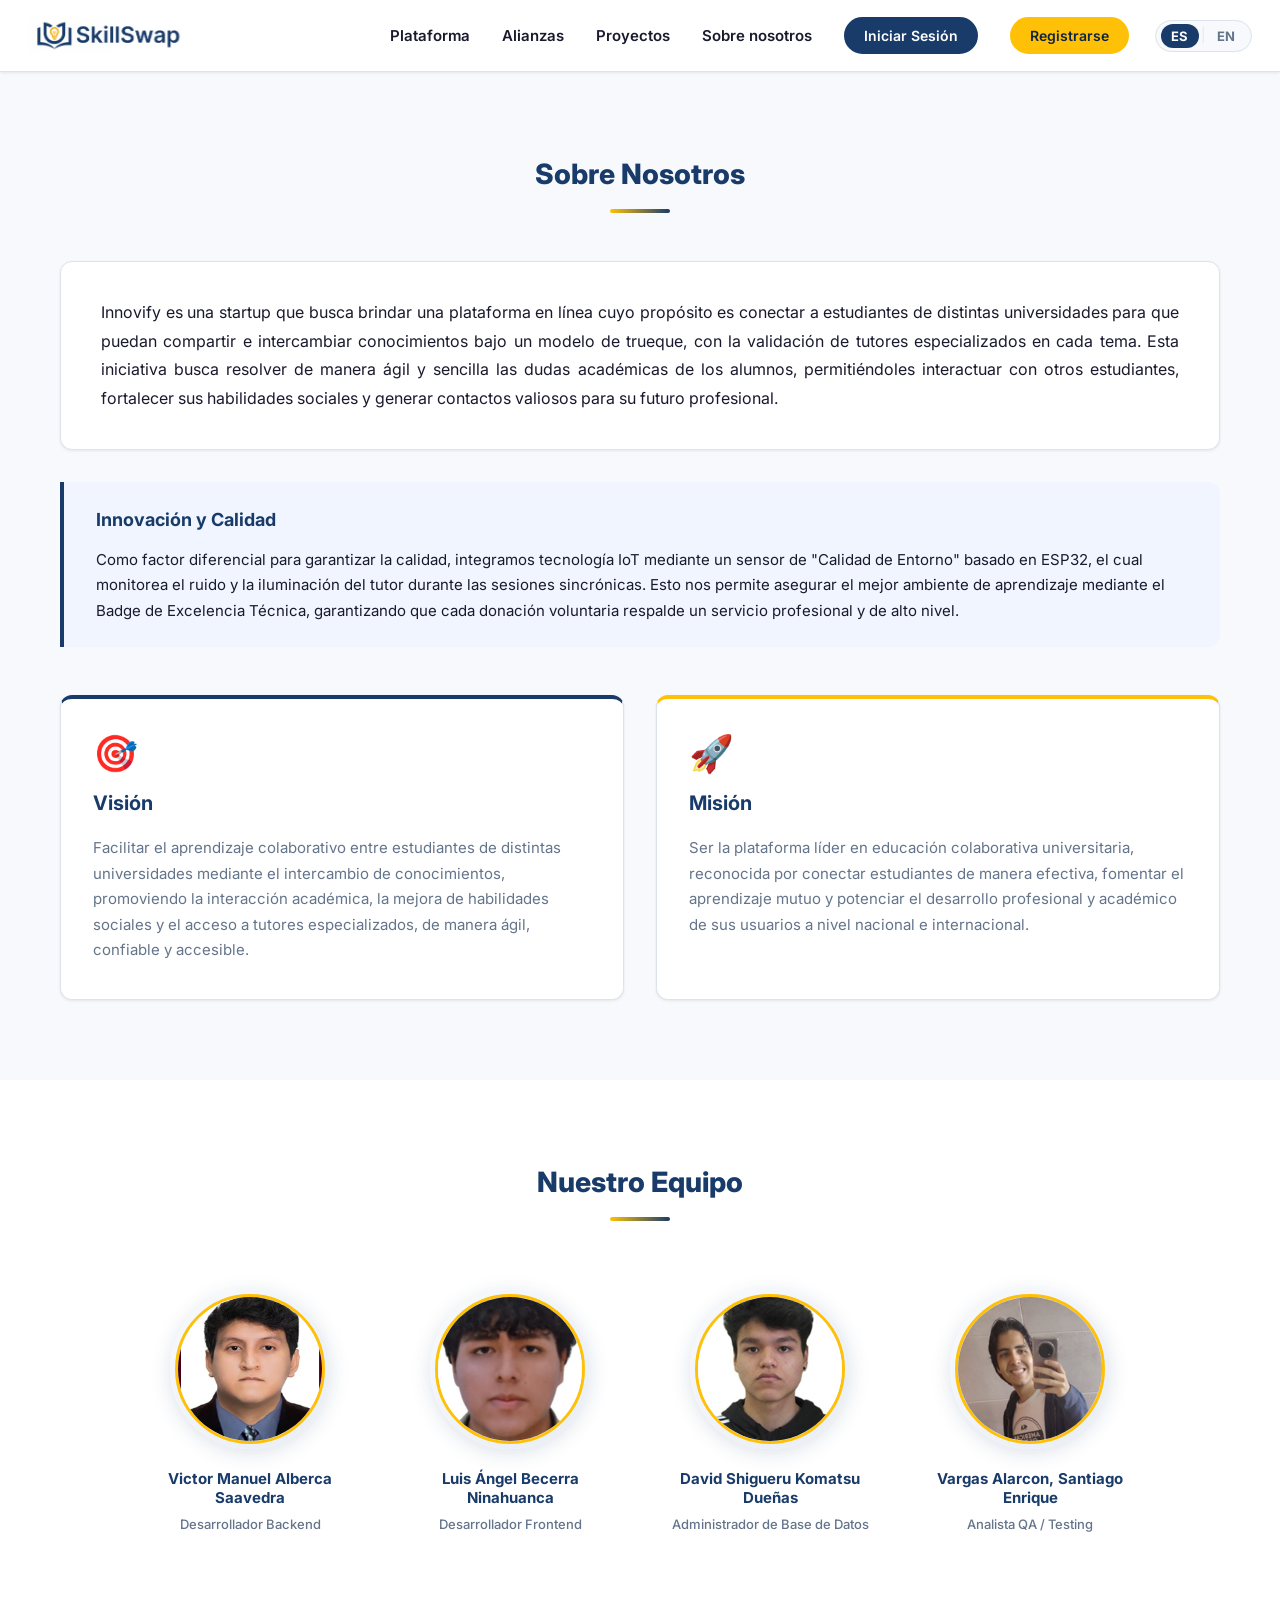
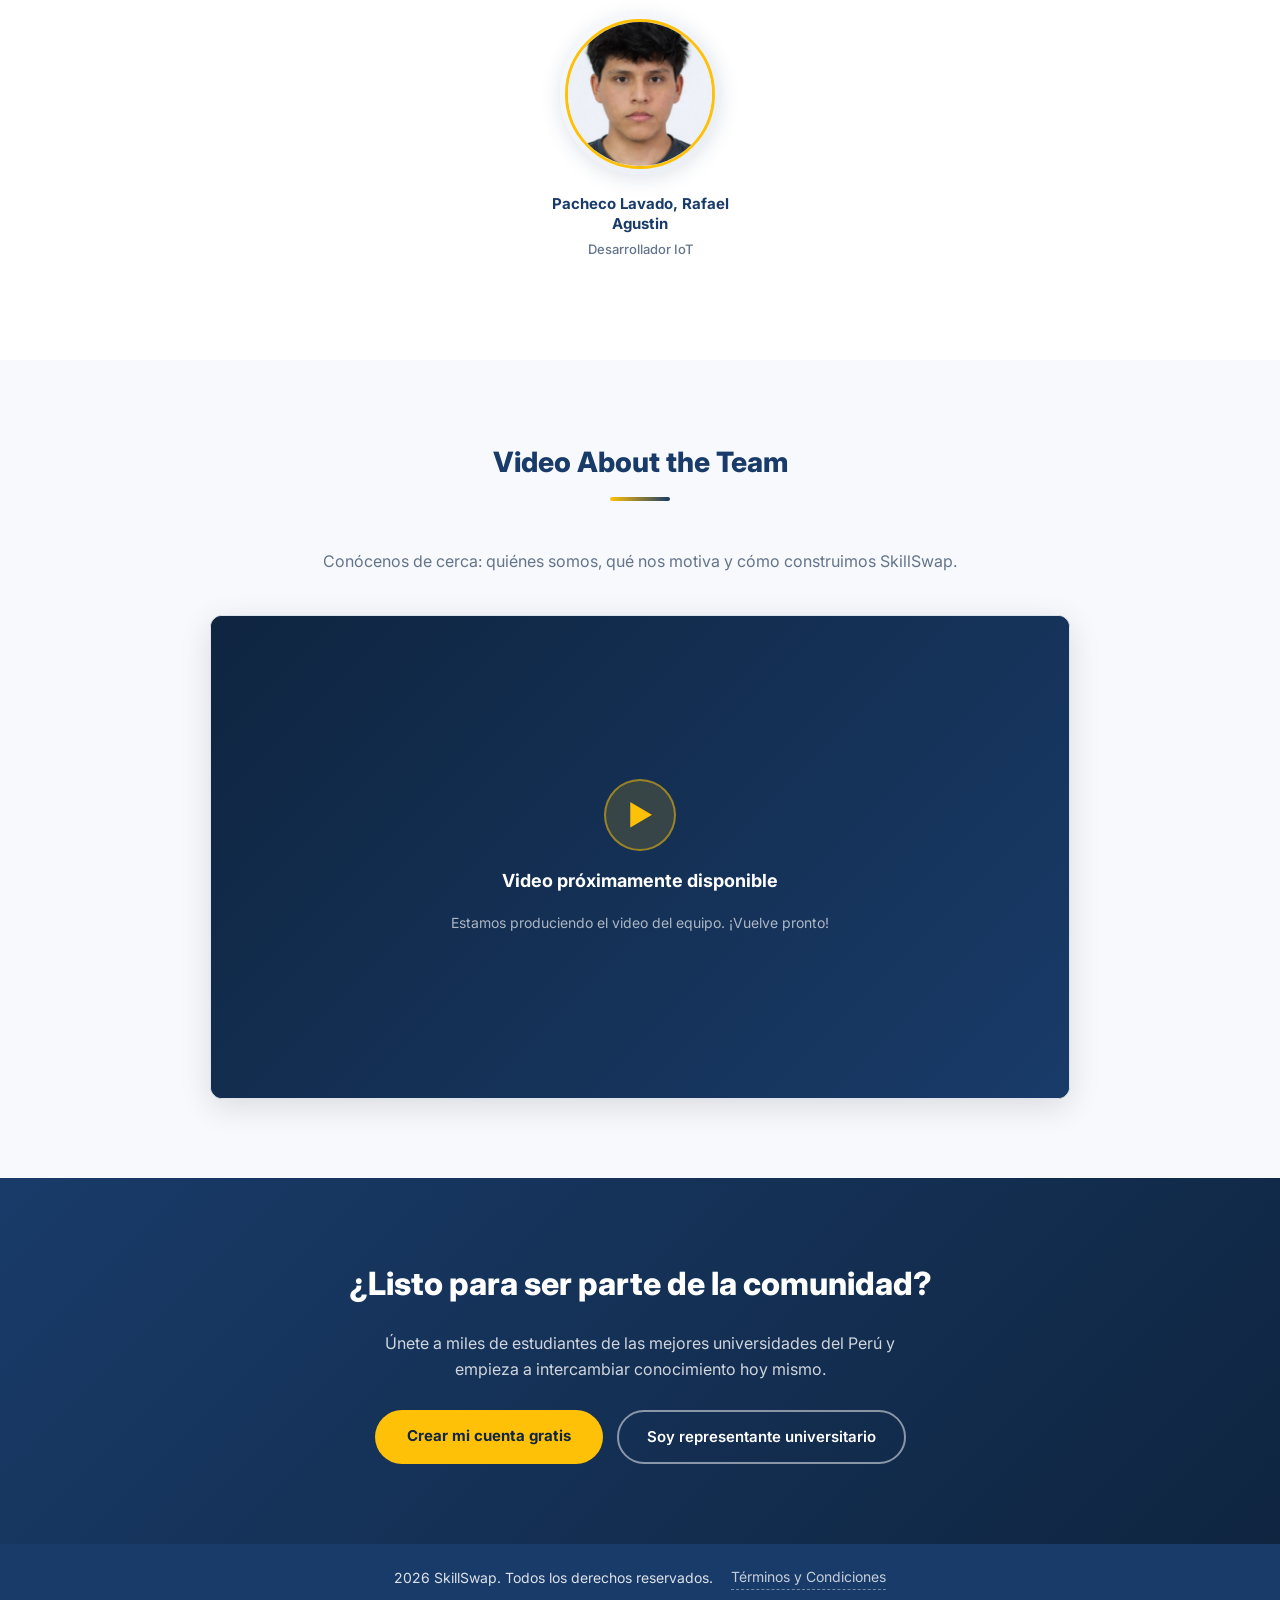
<file: public/sites/aboutUs.html>
<!DOCTYPE html>
<html lang="es">
  <head>
    <meta charset="UTF-8" />
    <meta name="viewport" content="width=device-width, initial-scale=1.0" />

    <meta name="description" content="Conoce a Innovify, el equipo detrás de SkillSwap, nuestra misión, visión y las personas que hacen posible la red interuniversitaria más grande del Perú." />

    <link rel="alternate" hreflang="es" href="aboutUs.html" />
    <link rel="alternate" hreflang="en" href="aboutUs.html" />
    <link rel="alternate" hreflang="x-default" href="aboutUs.html" />

    <link rel="stylesheet" href="../assets/styles/aboutus_stylesheet.css" />
    <link rel="icon" href="../favicon.ico" type="image/x-icon" />
    <title>SkillSwap | Sobre Nosotros</title>
  </head>

  <body>

    <!-- ═══ NAV ═══ -->
    <nav class="barra-navegacion">

      <div class="menu-hamburguesa" id="btn-menu" aria-label="Abrir menú" role="button" tabindex="0">
        <span></span>
        <span></span>
        <span></span>
      </div>

      <div class="logo animar-zoom">
        <a href="../index.html">
          <img src="../assets/images/SkillSwap_logo.png" alt="Logo SkillSwap" />
        </a>
      </div>

      <div class="menu-horizontal">
        <ul class="menu-horizontal-opciones escalonado">
          <li><a href="../index.html#seccion-screenshots" data-i18n="nav-plataforma">Plataforma</a></li>
          <li><a href="partnerships.html"   data-i18n="nav-alianzas">Alianzas</a></li>
          <li><a href="proyects.html"  data-i18n="nav-proyectos">Proyectos</a></li>
          <li><a href="aboutUs.html" data-i18n="nav-sobre-nosotros">Sobre nosotros</a></li>

          <li>
            <a href="login.html">
              <button class="btn-iniciarsesion" data-i18n="nav-login">Iniciar Sesión</button>
            </a>
          </li>
          <li>
            <a href="register.html">
              <button class="btn-registrase" data-i18n="nav-register">Registrarse</button>
            </a>
          </li>

          <li class="lang-switcher-item">
            <div class="lang-switcher" role="group" aria-label="Seleccionar idioma">
              <button class="lang-btn active" data-lang="es" onclick="applyLanguage('es')" aria-label="Español">ES</button>
              <span class="lang-divider">|</span>
              <button class="lang-btn"        data-lang="en" onclick="applyLanguage('en')" aria-label="English">EN</button>
            </div>
          </li>

        </ul>
      </div>
    </nav>

    <!-- ═══ SECCIÓN: SOBRE NOSOTROS ═══ -->
    <section class="seccion-about">
      <div class="container">

        <div class="titulo-seccion animar-entrada-abajo">
          <h2 data-i18n="about-title">Sobre Nosotros</h2>
          <div class="titulo-decorador animar-zoom retardo-2"></div>
        </div>

        <div class="about-texto-contenido animar-entrada-izq retardo-1">
          <p data-i18n="about-desc">
            Innovify es una startup que busca brindar una plataforma en línea cuyo propósito es conectar a estudiantes de distintas universidades para que puedan compartir e intercambiar conocimientos bajo un modelo de trueque, con la validación de tutores especializados en cada tema. Esta iniciativa busca resolver de manera ágil y sencilla las dudas académicas de los alumnos, permitiéndoles interactuar con otros estudiantes, fortalecer sus habilidades sociales y generar contactos valiosos para su futuro profesional.
          </p>
        </div>

        <div class="innovacion-calidad animar-entrada-der retardo-2">
          <h3 data-i18n="innovation-title">Innovación y Calidad</h3>
          <p data-i18n="innovation-desc">
            Como factor diferencial para garantizar la calidad, integramos tecnología IoT mediante un sensor de "Calidad de Entorno" basado en ESP32, el cual monitorea el ruido y la iluminación del tutor durante las sesiones sincrónicas. Esto nos permite asegurar el mejor ambiente de aprendizaje mediante el Badge de Excelencia Técnica, garantizando que cada donación voluntaria respalde un servicio profesional y de alto nivel.
          </p>
        </div>

        <!-- Misión y Visión -->
        <div class="mv-grid escalonado retardo-3">

          <div class="mv-card">
            <div class="mv-icono">🎯</div>
            <h3 data-i18n="vision-title">Visión</h3>
            <p data-i18n="vision-desc">
              Facilitar el aprendizaje colaborativo entre estudiantes de distintas universidades mediante el intercambio de conocimientos, promoviendo la interacción académica, la mejora de habilidades sociales y el acceso a tutores especializados, de manera ágil, confiable y accesible.
            </p>
          </div>

          <div class="mv-card mv-card--accent">
            <div class="mv-icono">🚀</div>
            <h3 data-i18n="mision-title">Misión</h3>
            <p data-i18n="mision-desc">
              Ser la plataforma líder en educación colaborativa universitaria, reconocida por conectar estudiantes de manera efectiva, fomentar el aprendizaje mutuo y potenciar el desarrollo profesional y académico de sus usuarios a nivel nacional e internacional.
            </p>
          </div>

        </div>
      </div>
    </section>

    <!-- ═══ SECCIÓN: NUESTRO EQUIPO ═══ -->
    <section class="seccion-equipo">
      <div class="container">

        <div class="titulo-seccion animar-entrada-abajo retardo-4">
          <h2 data-i18n="team-title">Nuestro Equipo</h2>
          <div class="titulo-decorador animar-zoom retardo-5"></div>
        </div>

        <div class="equipo-grid escalonado retardo-5">

          <div class="equipo-item">
            <div class="equipo-foto-container">
              <img src="../assets/images/image-perfil-victor.png" alt="Victor Manuel Alberca Saavedra" class="equipo-foto" />
            </div>
            <h3 class="equipo-nombre">Victor Manuel Alberca Saavedra</h3>
            <p class="equipo-rol" data-i18n="role-victor">Desarrollador Backend</p>
          </div>

          <div class="equipo-item">
            <div class="equipo-foto-container">
              <img src="../assets/images/image-luis.png" alt="Luis Ángel Becerra Ninahuanca" class="equipo-foto" />
            </div>
            <h3 class="equipo-nombre">Luis Ángel Becerra Ninahuanca</h3>
            <p class="equipo-rol" data-i18n="role-luis">Desarrollador Frontend</p>
          </div>

          <div class="equipo-item">
            <div class="equipo-foto-container">
              <img src="../assets/images/image-david.png" alt="David Shigueru Komatsu Dueñas" class="equipo-foto" />
            </div>
            <h3 class="equipo-nombre">David Shigueru Komatsu Dueñas</h3>
            <p class="equipo-rol" data-i18n="role-david">Administrador de Base de Datos</p>
          </div>

          <div class="equipo-item">
            <div class="equipo-foto-container">
              <img src="../assets/images/image-santiago.png" alt="Vargas Alarcon, Santiago Enrique" class="equipo-foto" />
            </div>
            <h3 class="equipo-nombre">Vargas Alarcon, Santiago Enrique</h3>
            <p class="equipo-rol" data-i18n="role-alexandra">Analista QA / Testing</p>
          </div>

          <div class="equipo-item">
            <div class="equipo-foto-container">
              <img src="../assets/images/image-rafael.png" alt="Pacheco Lavado, Rafael Agustin" class="equipo-foto" />
            </div>
            <h3 class="equipo-nombre">Pacheco Lavado, Rafael Agustin </h3>
            <p class="equipo-rol" data-i18n="role-sebas">Desarrollador IoT</p>
          </div>

        </div>
      </div>
    </section>

    <!-- ═══ SECCIÓN: VIDEO ABOUT THE TEAM ═══ -->
    <section class="seccion-video-equipo">
      <div class="container">

        <div class="titulo-seccion animar-entrada-abajo retardo-6">
          <h2 data-i18n="video-title">Video About the Team</h2>
          <div class="titulo-decorador animar-zoom retardo-7"></div>
        </div>

        <p class="section-subtitle animar-entrada-abajo retardo-6" data-i18n="video-subtitle">
          Conócenos de cerca: quiénes somos, qué nos motiva y cómo construimos SkillSwap.
        </p>

        
        <div class="video-wrapper animar-zoom-rotar retardo-7" id="video-container">

          <!-- Placeholder visible mientras no hay video publicado -->
          <div class="video-placeholder" id="video-placeholder">
            <div class="video-placeholder-inner">
              <div class="video-play-icon">▶</div>
              <p data-i18n="video-coming-soon">Video próximamente disponible</p>
              <span data-i18n="video-coming-desc">Estamos produciendo el video del equipo. ¡Vuelve pronto!</span>
            </div>
          </div>

          
            Cuando tengas la URL del video, descomenta el iframe y elimina el div.video-placeholder:
            <iframe 
            width="560" height="315" src="https://www.youtube.com/embed/HbdxsbFhGaE?si=NcnY4CFDF34UA3C3" 
            title="YouTube video player" frameborder="0" allow="accelerometer; autoplay; clipboard-write; encrypted-media; gyroscope; picture-in-picture; web-share"
             referrerpolicy="strict-origin-when-cross-origin" allowfullscreen>
            </iframe>
          
        </div>

      </div>
    </section>

    <!-- ═══ SECCIÓN: CTA FINAL ═══ -->
    <section class="seccion-cta-final">
      <div class="container">
        <h2 data-i18n="cta-title">¿Listo para ser parte de la comunidad?</h2>
        <p data-i18n="cta-desc">Únete a miles de estudiantes de las mejores universidades del Perú y empieza a intercambiar conocimiento hoy mismo.</p>
        <div class="cta-botones">
          <a href="signup.html" class="btn-cta-primario" data-i18n="cta-btn-register">Crear mi cuenta gratis</a>
          <a href="partnerships.html" class="btn-cta-secundario" data-i18n="cta-btn-alliance">Soy representante universitario</a>
        </div>
      </div>
    </section>

    <!-- ═══ FOOTER ═══ -->
    <footer>
      <div class="seccion-footer">
        <p>
          <span data-i18n="footer-text">2026 SkillSwap. Todos los derechos reservados.</span>
          <a href="../archivos/TerminosCondiciones.pdf" class="terminos-condiciones" data-i18n="footer-terms">
            Términos y Condiciones
          </a>
        </p>
      </div>
    </footer>

    <!-- ═══ SCRIPTS ═══ -->
    <script>
      const btnMenu = document.getElementById('btn-menu');
      const menu = document.querySelector('.barra-navegacion .menu-horizontal');
      if (btnMenu) {
        btnMenu.addEventListener('click', () => {
          menu.classList.toggle('activo');
        });
      }
    </script>

    <script>
      const translations = {
        es: {
          "page-title":        "SkillSwap | Sobre Nosotros",
          "meta-description":  "Conoce a Innovify, el equipo detrás de SkillSwap, nuestra misión, visión y las personas que hacen posible la red interuniversitaria más grande del Perú.",

          "nav-alianzas":       "Alianzas",
          "nav-proyectos":      "Proyectos",
          "nav-sobre-nosotros": "Sobre nosotros",
          "nav-login":          "Iniciar Sesión",
          "nav-register":       "Registrarse",

          "about-title": "Sobre Nosotros",
          "about-desc":  "Innovify es una startup que busca brindar una plataforma en línea cuyo propósito es conectar a estudiantes de distintas universidades para que puedan compartir e intercambiar conocimientos bajo un modelo de trueque, con la validación de tutores especializados en cada tema. Esta iniciativa busca resolver de manera ágil y sencilla las dudas académicas de los alumnos, permitiéndoles interactuar con otros estudiantes, fortalecer sus habilidades sociales y generar contactos valiosos para su futuro profesional.",

          "innovation-title": "Innovación y Calidad",
          "innovation-desc":  "Como factor diferencial para garantizar la calidad, integramos tecnología IoT mediante un sensor de \"Calidad de Entorno\" basado en ESP32, el cual monitorea el ruido y la iluminación del tutor durante las sesiones sincrónicas. Esto nos permite asegurar el mejor ambiente de aprendizaje mediante el Badge de Excelencia Técnica, garantizando que cada donación voluntaria respalde un servicio profesional y de alto nivel.",

          "vision-title": "Visión",
          "vision-desc":  "Facilitar el aprendizaje colaborativo entre estudiantes de distintas universidades mediante el intercambio de conocimientos, promoviendo la interacción académica, la mejora de habilidades sociales y el acceso a tutores especializados, de manera ágil, confiable y accesible.",
          "mision-title": "Misión",
          "mision-desc":  "Ser la plataforma líder en educación colaborativa universitaria, reconocida por conectar estudiantes de manera efectiva, fomentar el aprendizaje mutuo y potenciar el desarrollo profesional y académico de sus usuarios a nivel nacional e internacional.",

          "team-title":    "Nuestro Equipo",
          "role-victor":   "Desarrollador Backend",
          "role-luis":     "Desarrollador Frontend",
          "role-david":    "Administrador de Base de Datos",
          "role-rafael":   "Analista QA / Testing",
          "role-santiago": "Desarrollador IoT",

          "video-title":        "Video About the Team",
          "video-subtitle":     "Conócenos de cerca: quiénes somos, qué nos motiva y cómo construimos SkillSwap.",
          "video-coming-soon":  "Video próximamente disponible",
          "video-coming-desc":  "Estamos produciendo el video del equipo. ¡Vuelve pronto!",

          "cta-title":           "¿Listo para ser parte de la comunidad?",
          "cta-desc":            "Únete a miles de estudiantes de las mejores universidades del Perú y empieza a intercambiar conocimiento hoy mismo.",
          "cta-btn-register":    "Crear mi cuenta gratis",
          "cta-btn-alliance":    "Soy representante universitario",

          "footer-text":  "2026 SkillSwap. Todos los derechos reservados.",
          "footer-terms": "Términos y Condiciones",
        },

        en: {
          "page-title":        "SkillSwap | About Us",
          "meta-description":  "Meet Innovify, the team behind SkillSwap, our mission, vision, and the people who make Peru's largest inter-university network possible.",

          "nav-alianzas":       "Alliances",
          "nav-proyectos":      "Projects",
          "nav-sobre-nosotros": "About us",
          "nav-login":          "Log In",
          "nav-register":       "Sign Up",

          "about-title": "About Us",
          "about-desc":  "Innovify is a startup that seeks to provide an online platform whose purpose is to connect students from different universities so they can share and exchange knowledge under a barter model, with the validation of specialized tutors in each subject. This initiative aims to resolve students' academic doubts in an agile and simple way, allowing them to interact with other students, strengthen their social skills, and generate valuable contacts for their professional future.",

          "innovation-title": "Innovation & Quality",
          "innovation-desc":  "As a differentiating factor to guarantee quality, we integrate IoT technology through an \"Environment Quality\" sensor based on ESP32, which monitors the tutor's noise and lighting during synchronous sessions. This allows us to ensure the best learning environment through the Technical Excellence Badge, guaranteeing that each voluntary donation supports a professional, high-level service.",

          "vision-title": "Vision",
          "vision-desc":  "To facilitate collaborative learning among students from different universities through the exchange of knowledge, promoting academic interaction, improving social skills, and providing access to specialized tutors, in an agile, reliable, and accessible way.",
          "mision-title": "Mission",
          "mision-desc":  "To be the leading platform in collaborative university education, recognized for effectively connecting students, fostering mutual learning, and enhancing the professional and academic development of its users at the national and international level.",

          "team-title":    "Our Team",
          "role-victor":   "Backend Developer",
          "role-luis":     "Frontend Developer",
          "role-david":    "Database Administrator",
          "role-rafael":   "QA Analyst / Testing",
          "role-santiago": "IoT Developer",

          "video-title":        "Video About the Team",
          "video-subtitle":     "Get to know us: who we are, what drives us, and how we build SkillSwap.",
          "video-coming-soon":  "Video coming soon",
          "video-coming-desc":  "We are producing the team video. Check back soon!",

          "cta-title":           "Ready to join the community?",
          "cta-desc":            "Join thousands of students from Peru's top universities and start exchanging knowledge today.",
          "cta-btn-register":    "Create my free account",
          "cta-btn-alliance":    "I'm a university representative",

          "footer-text":  "2026 SkillSwap. All rights reserved.",
          "footer-terms": "Terms and Conditions",
        }
      };

      function applyLanguage(lang) {
        if (!translations[lang]) return;
        const t = translations[lang];
        document.documentElement.lang = lang;
        document.title = t["page-title"];
        const metaDesc = document.querySelector('meta[name="description"]');
        if (metaDesc) metaDesc.setAttribute('content', t["meta-description"]);
        document.querySelectorAll('[data-i18n]').forEach(el => {
          const key = el.getAttribute('data-i18n');
          if (t[key] !== undefined) el.textContent = t[key];
        });
        document.querySelectorAll('.lang-btn').forEach(btn => {
          btn.classList.toggle('active', btn.dataset.lang === lang);
        });
        localStorage.setItem('skillswap-lang', lang);
      }

      (function init() {
        const savedLang = localStorage.getItem('skillswap-lang') || 'es';
        applyLanguage(savedLang);
      })();
    </script>

  </body>
</html>
</file>
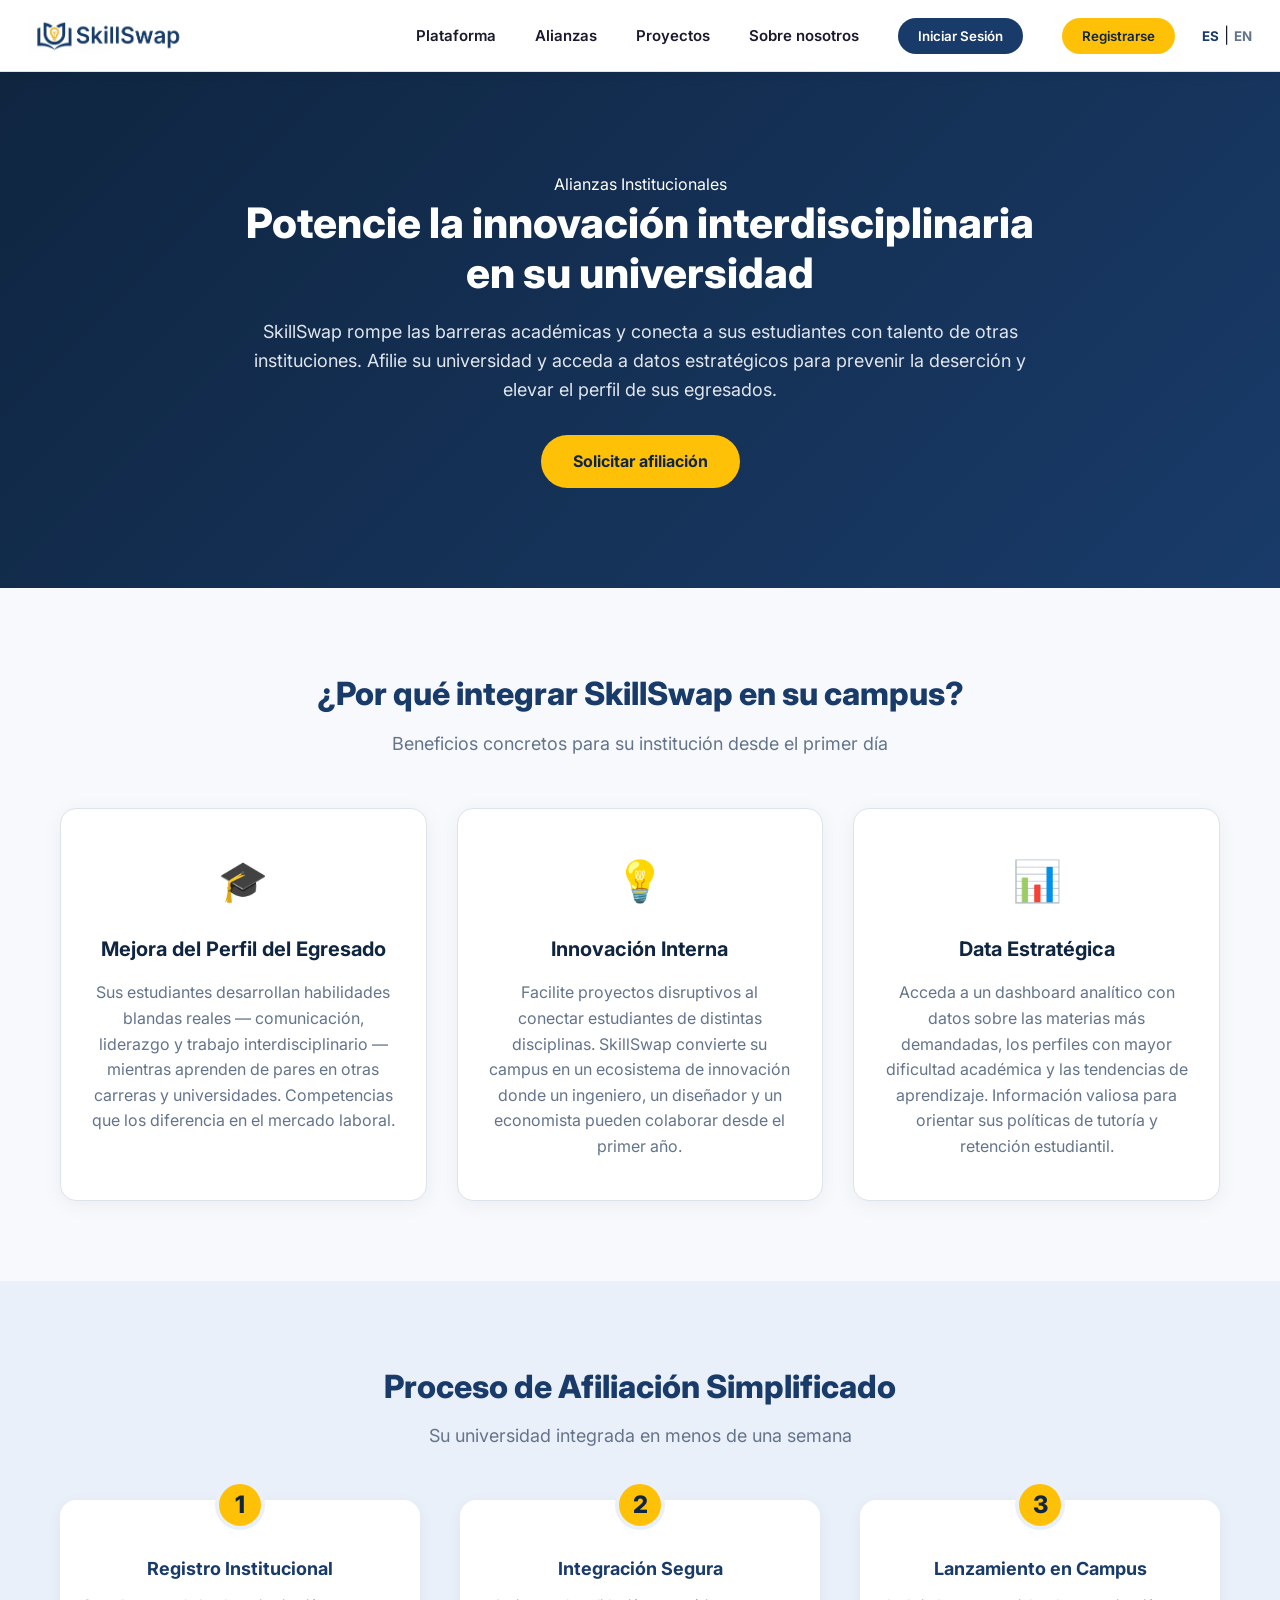
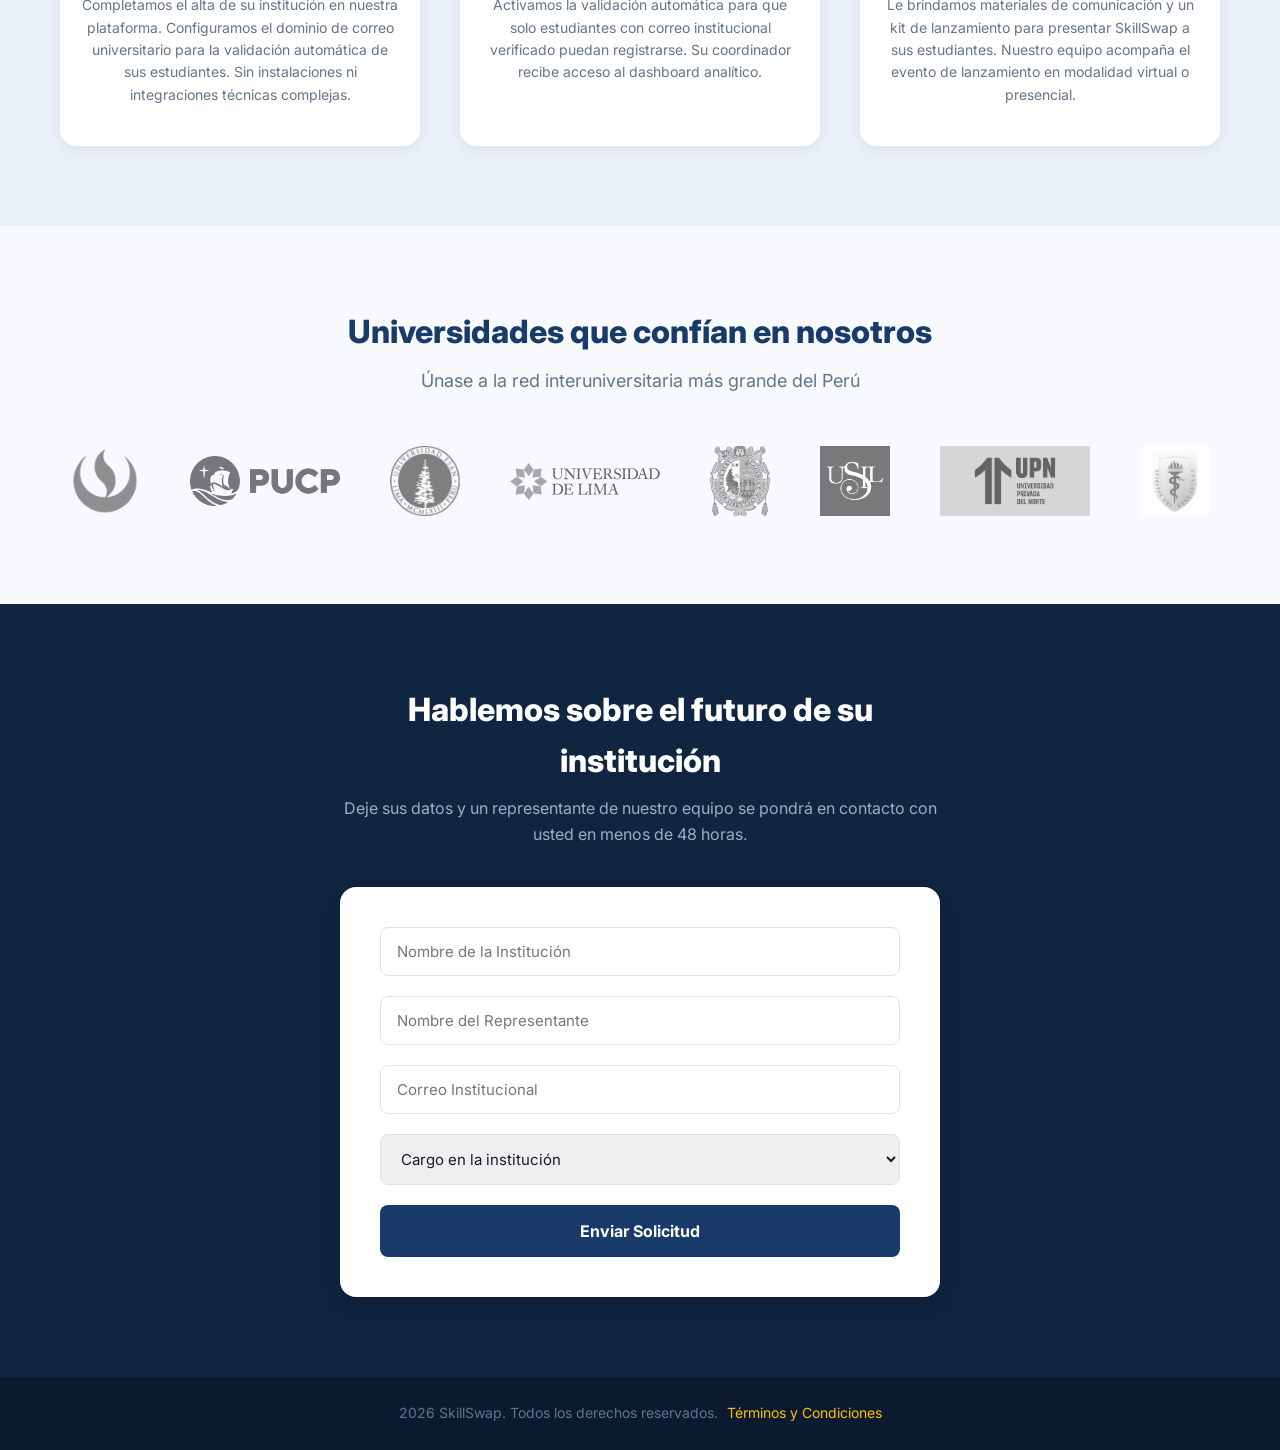
<file: public/sites/partnerships.html>
<!DOCTYPE html>
<html lang="es">
<head>
  <meta charset="UTF-8" />
  <meta name="viewport" content="width=device-width, initial-scale=1.0" />

  <meta name="description" content="Conecta tu universidad a la red interuniversitaria más grande del Perú. Afilia tu institución a SkillSwap y potencia el desarrollo académico de tus estudiantes." />

  <link rel="alternate" hreflang="es" href="alliances.html" />
  <link rel="alternate" hreflang="en" href="alliances.html" />
  <link rel="alternate" hreflang="x-default" href="alliances.html" />

  <link rel="stylesheet" href="../assets/styles/partnerships_stylesheet.css">
  <link rel="icon" href="../favicon.ico" type="image/x-icon" />

  <title>SkillSwap | Alianzas Institucionales</title>
</head>

<body>

<!-- ═══ NAV ═══ -->
<nav class="barra-navegacion">
  <div class="menu-hamburguesa" id="btn-menu">
    <span></span><span></span><span></span>
  </div>

  <div class="logo">
    <a href="../index.html">
      <img src="../assets/images/SkillSwap_logo.png" alt="Logo SkillSwap" />
    </a>
  </div>

  <div class="menu-horizontal">
    <ul class="menu-horizontal-opciones">
      <li><a href="../index.html#seccion-screenshots" data-i18n="nav-plataforma">Plataforma</a></li>
      <li><a href="partnerships.html"  data-i18n="nav-alianzas">Alianzas</a></li>
      <li><a href="proyects.html"   data-i18n="nav-proyectos">Proyectos</a></li>
      <li><a href="aboutUs.html"    data-i18n="nav-sobre-nosotros">Sobre nosotros</a></li>
      <li>
        <a href="login.html">
          <button class="btn-iniciarsesion" data-i18n="nav-login">Iniciar Sesión</button>
        </a>
      </li>
      <li>
        <a href="register.html">
          <button class="btn-registrase" data-i18n="nav-register">Registrarse</button>
        </a>
      </li>
      <li class="lang-switcher-item">
        <div class="lang-switcher">
          <button class="lang-btn active" data-lang="es" onclick="applyLanguage('es')">ES</button>
          <span class="lang-divider">|</span>
          <button class="lang-btn" data-lang="en" onclick="applyLanguage('en')">EN</button>
        </div>
      </li>
    </ul>
  </div>
</nav>

<!-- ═══ HERO ═══ -->
<header class="hero-alianzas">
  <div class="hero-content">
    <div class="hero-badge-al" data-i18n="hero-badge">Alianzas Institucionales</div>
    <h1 data-i18n="hero-title">Potencie la innovación interdisciplinaria en su universidad</h1>
    <p data-i18n="hero-desc">SkillSwap rompe las barreras académicas y conecta a sus estudiantes con talento de otras instituciones. Afilie su universidad y acceda a datos estratégicos para prevenir la deserción y elevar el perfil de sus egresados.</p>
    <a href="#contacto-form" class="btn-primary" data-i18n="hero-btn">Solicitar afiliación</a>
  </div>
</header>

<!-- ═══ BENEFICIOS ═══ -->
<section class="beneficios-institucionales">
  <div class="container">
    <h2 data-i18n="ben-title">¿Por qué integrar SkillSwap en su campus?</h2>
    <p class="subtitle" data-i18n="ben-subtitle">Beneficios concretos para su institución desde el primer día</p>

    <div class="grid-beneficios">

      <div class="card-beneficio">
        <div class="icono">🎓</div>
        <h3 data-i18n="ben-1-title">Mejora del Perfil del Egresado</h3>
        <p data-i18n="ben-1-desc">Sus estudiantes desarrollan habilidades blandas reales — comunicación, liderazgo y trabajo interdisciplinario — mientras aprenden de pares en otras carreras y universidades. Competencias que los diferencia en el mercado laboral.</p>
      </div>

      <div class="card-beneficio">
        <div class="icono">💡</div>
        <h3 data-i18n="ben-2-title">Innovación Interna</h3>
        <p data-i18n="ben-2-desc">Facilite proyectos disruptivos al conectar estudiantes de distintas disciplinas. SkillSwap convierte su campus en un ecosistema de innovación donde un ingeniero, un diseñador y un economista pueden colaborar desde el primer año.</p>
      </div>

      <div class="card-beneficio">
        <div class="icono">📊</div>
        <h3 data-i18n="ben-3-title">Data Estratégica</h3>
        <p data-i18n="ben-3-desc">Acceda a un dashboard analítico con datos sobre las materias más demandadas, los perfiles con mayor dificultad académica y las tendencias de aprendizaje. Información valiosa para orientar sus políticas de tutoría y retención estudiantil.</p>
      </div>

    </div>
  </div>
</section>

<!-- ═══ PROCESO ═══ -->
<section class="proceso-afiliacion">
  <div class="container">
    <h2 data-i18n="proc-title">Proceso de Afiliación Simplificado</h2>
    <p class="subtitle" data-i18n="proc-subtitle">Su universidad integrada en menos de una semana</p>

    <div class="pasos-container">

      <div class="paso">
        <span class="numero-paso">1</span>
        <h4 data-i18n="proc-1-title">Registro Institucional</h4>
        <p data-i18n="proc-1-desc">Completamos el alta de su institución en nuestra plataforma. Configuramos el dominio de correo universitario (ej. @upc.edu.pe) para la validación automática de sus estudiantes. Sin instalaciones ni integraciones técnicas complejas.</p>
      </div>

      <div class="paso">
        <span class="numero-paso">2</span>
        <h4 data-i18n="proc-2-title">Integración Segura</h4>
        <p data-i18n="proc-2-desc">Activamos la validación automática para que solo estudiantes con correo institucional verificado puedan registrarse. Su coordinador académico recibe acceso al dashboard analítico y puede configurar los parámetros de seguimiento.</p>
      </div>

      <div class="paso">
        <span class="numero-paso">3</span>
        <h4 data-i18n="proc-3-title">Lanzamiento en Campus</h4>
        <p data-i18n="proc-3-desc">Le brindamos materiales de comunicación y un kit de lanzamiento para presentar SkillSwap a sus estudiantes. Nuestro equipo puede acompañar el evento de lanzamiento en modalidad virtual o presencial.</p>
      </div>

    </div>
  </div>
</section>

<!-- ═══ UNIVERSIDADES AFILIADAS ═══ -->
<section class="universidades-section">
  <div class="container">
    <h2 data-i18n="uni-title">Universidades que confían en nosotros</h2>
    <p class="subtitle" data-i18n="uni-desc">Únase a la red interuniversitaria más grande del Perú</p>

    <div class="logos-grid">
      <div class="logo-item">
        <a href="https://www.upc.edu.pe" target="_blank" rel="noopener">
          <img src="../assets/images/upc_logo.png" alt="UPC — Universidad Peruana de Ciencias Aplicadas" />
        </a>
      </div>
      <div class="logo-item">
        <a href="https://www.pucp.edu.pe" target="_blank" rel="noopener">
          <img src="../assets/images/pucp_logo.png" alt="PUCP — Pontificia Universidad Católica del Perú" />
        </a>
      </div>
      <div class="logo-item">
        <a href="https://www.esan.edu.pe" target="_blank" rel="noopener">
          <img src="../assets/images/esan_logo2.png" alt="ESAN Graduate School of Business" />
        </a>
      </div>
      <div class="logo-item">
        <a href="https://www.ulima.edu.pe" target="_blank" rel="noopener">
          <img src="../assets/images/u_lima_logo.svg" alt="Universidad de Lima" />
        </a>
      </div>
      <div class="logo-item">
        <a href="https://www.unmsm.edu.pe" target="_blank" rel="noopener">
          <img src="../assets/images/unmsm_logo.png" alt="UNMSM — Universidad Nacional Mayor de San Marcos" />
        </a>
      </div>
      <div class="logo-item">
        <a href="https://www.usil.edu.pe" target="_blank" rel="noopener">
          <img src="../assets/images/usil_logo.jpg" alt="USIL — Universidad San Ignacio de Loyola" />
        </a>
      </div>
      <div class="logo-item">
        <a href="https://www.upn.edu.pe" target="_blank" rel="noopener">
          <img src="../assets/images/upn_logo.png" alt="UPN — Universidad Privada del Norte" />
        </a>
      </div>
      <div class="logo-item">
        <a href="https://www.cayetano.edu.pe" target="_blank" rel="noopener">
          <img src="../assets/images/cayetano_logo.jpg" alt="Universidad Peruana Cayetano Heredia" />
        </a>
      </div>
    </div>
  </div>
</section>

<!-- ═══ FORMULARIO DE CONTACTO ═══ -->
<section id="contacto-form" class="contacto-institucional">
  <div class="container-form">
    <h2 data-i18n="contact-title">Hablemos sobre el futuro de su institución</h2>
    <p data-i18n="contact-desc">Deje sus datos y un representante de nuestro equipo se pondrá en contacto con usted en menos de 48 horas.</p>

    <form class="form-alianza" onsubmit="handleSubmit(event)">

      <input type="text"  id="nombre-inst"   data-i18n-placeholder="contact-placeholder-1" placeholder="Nombre de la Institución"   required />
      <input type="text"  id="nombre-rep"    data-i18n-placeholder="contact-placeholder-2" placeholder="Nombre del Representante"    required />
      <input type="email" id="correo-inst"   data-i18n-placeholder="contact-placeholder-3" placeholder="Correo Institucional"         required />

      <select id="cargo" required>
        <option value=""          data-i18n="contact-select-0">Cargo en la institución</option>
        <option value="rectorado" data-i18n="contact-select-1">Rectorado / Dirección</option>
        <option value="coord"     data-i18n="contact-select-2">Coordinador Académico</option>
        <option value="docente"   data-i18n="contact-select-3">Docente</option>
        <option value="otro"      data-i18n="contact-select-4">Otro</option>
      </select>

      <button type="submit" class="btn-submit" data-i18n="contact-btn">Enviar Solicitud</button>
    </form>

    <!-- Mensaje de éxito (oculto por defecto) -->
    <div class="form-success" id="form-success" style="display:none;">
      <div class="form-success-icon">✓</div>
      <p data-i18n="form-success-msg">¡Solicitud enviada! Nos pondremos en contacto contigo pronto.</p>
    </div>

  </div>
</section>

<!-- ═══ FOOTER ═══ -->
<footer>
  <div class="seccion-footer">
    <p>
      <span data-i18n="footer-text">2026 SkillSwap. Todos los derechos reservados.</span>
      <a href="../archivos/TerminosCondiciones.pdf" data-i18n="footer-terms">Términos y Condiciones</a>
    </p>
  </div>
</footer>

<!-- ═══ SCRIPTS ═══ -->
<script>
  const btnMenu = document.getElementById('btn-menu');
  const menu = document.querySelector('.menu-horizontal');
  btnMenu.addEventListener('click', () => { menu.classList.toggle('activo'); });

  function handleSubmit(e) {
    e.preventDefault();
    document.querySelector('.form-alianza').style.display = 'none';
    document.getElementById('form-success').style.display  = 'flex';
  }
</script>

<script>
const translations = {
  es: {
    "page-title":        "SkillSwap | Alianzas Institucionales",
    "meta-description":  "Conecta tu universidad a la red interuniversitaria más grande del Perú. Afilia tu institución a SkillSwap.",

    "nav-alianzas":       "Alianzas",
    "nav-proyectos":      "Proyectos",
    "nav-sobre-nosotros": "Sobre nosotros",
    "nav-login":          "Iniciar Sesión",
    "nav-register":       "Registrarse",

    "hero-badge":  "Alianzas Institucionales",
    "hero-title":  "Potencie la innovación interdisciplinaria en su universidad",
    "hero-desc":   "SkillSwap rompe las barreras académicas y conecta a sus estudiantes con talento de otras instituciones. Afilie su universidad y acceda a datos estratégicos para prevenir la deserción y elevar el perfil de sus egresados.",
    "hero-btn":    "Solicitar afiliación",

    "ben-title":    "¿Por qué integrar SkillSwap en su campus?",
    "ben-subtitle": "Beneficios concretos para su institución desde el primer día",
    "ben-1-title":  "Mejora del Perfil del Egresado",
    "ben-1-desc":   "Sus estudiantes desarrollan habilidades blandas reales — comunicación, liderazgo y trabajo interdisciplinario — mientras aprenden de pares en otras carreras y universidades. Competencias que los diferencia en el mercado laboral.",
    "ben-2-title":  "Innovación Interna",
    "ben-2-desc":   "Facilite proyectos disruptivos al conectar estudiantes de distintas disciplinas. SkillSwap convierte su campus en un ecosistema de innovación donde un ingeniero, un diseñador y un economista pueden colaborar desde el primer año.",
    "ben-3-title":  "Data Estratégica",
    "ben-3-desc":   "Acceda a un dashboard analítico con datos sobre las materias más demandadas, los perfiles con mayor dificultad académica y las tendencias de aprendizaje. Información valiosa para orientar sus políticas de tutoría y retención estudiantil.",

    "proc-title":    "Proceso de Afiliación Simplificado",
    "proc-subtitle": "Su universidad integrada en menos de una semana",
    "proc-1-title":  "Registro Institucional",
    "proc-1-desc":   "Completamos el alta de su institución en nuestra plataforma. Configuramos el dominio de correo universitario para la validación automática de sus estudiantes. Sin instalaciones ni integraciones técnicas complejas.",
    "proc-2-title":  "Integración Segura",
    "proc-2-desc":   "Activamos la validación automática para que solo estudiantes con correo institucional verificado puedan registrarse. Su coordinador recibe acceso al dashboard analítico.",
    "proc-3-title":  "Lanzamiento en Campus",
    "proc-3-desc":   "Le brindamos materiales de comunicación y un kit de lanzamiento para presentar SkillSwap a sus estudiantes. Nuestro equipo acompaña el evento de lanzamiento en modalidad virtual o presencial.",

    "uni-title": "Universidades que confían en nosotros",
    "uni-desc":  "Únase a la red interuniversitaria más grande del Perú",

    "contact-title":         "Hablemos sobre el futuro de su institución",
    "contact-desc":          "Deje sus datos y un representante de nuestro equipo se pondrá en contacto con usted en menos de 48 horas.",
    "contact-placeholder-1": "Nombre de la Institución",
    "contact-placeholder-2": "Nombre del Representante",
    "contact-placeholder-3": "Correo Institucional",
    "contact-select-0":      "Cargo en la institución",
    "contact-select-1":      "Rectorado / Dirección",
    "contact-select-2":      "Coordinador Académico",
    "contact-select-3":      "Docente",
    "contact-select-4":      "Otro",
    "contact-btn":           "Enviar Solicitud",
    "form-success-msg":      "¡Solicitud enviada! Nos pondremos en contacto contigo pronto.",

    "footer-text":  "2026 SkillSwap. Todos los derechos reservados.",
    "footer-terms": "Términos y Condiciones"
  },

  en: {
    "page-title":        "SkillSwap | Institutional Partnerships",
    "meta-description":  "Connect your university to Peru's largest inter-university network. Affiliate your institution with SkillSwap.",

    "nav-alianzas":       "Alliances",
    "nav-proyectos":      "Projects",
    "nav-sobre-nosotros": "About us",
    "nav-login":          "Log In",
    "nav-register":       "Sign Up",

    "hero-badge":  "Institutional Partnerships",
    "hero-title":  "Boost interdisciplinary innovation at your university",
    "hero-desc":   "SkillSwap breaks academic barriers and connects your students with talent from other institutions. Affiliate your university and gain strategic data to prevent dropout and elevate your graduates' profile.",
    "hero-btn":    "Request affiliation",

    "ben-title":    "Why integrate SkillSwap into your campus?",
    "ben-subtitle": "Concrete benefits for your institution from day one",
    "ben-1-title":  "Graduate Profile Enhancement",
    "ben-1-desc":   "Your students develop real soft skills — communication, leadership, and interdisciplinary teamwork — while learning from peers in other majors and universities. Competencies that set them apart in the job market.",
    "ben-2-title":  "Internal Innovation",
    "ben-2-desc":   "Facilitate disruptive projects by connecting students from different disciplines. SkillSwap turns your campus into an innovation ecosystem where an engineer, a designer, and an economist can collaborate from day one.",
    "ben-3-title":  "Strategic Data",
    "ben-3-desc":   "Access an analytics dashboard with data on the most in-demand subjects, profiles with the highest academic difficulty, and learning trends. Valuable information to guide your tutoring and student retention policies.",

    "proc-title":    "Simplified Affiliation Process",
    "proc-subtitle": "Your university integrated in less than one week",
    "proc-1-title":  "Institutional Registration",
    "proc-1-desc":   "We register your institution on our platform and configure the university email domain for automatic student validation. No complex technical installations or integrations required.",
    "proc-2-title":  "Secure Integration",
    "proc-2-desc":   "We activate automatic validation so only students with verified institutional email can register. Your academic coordinator gets access to the analytics dashboard.",
    "proc-3-title":  "Campus Launch",
    "proc-3-desc":   "We provide communication materials and a launch kit to present SkillSwap to your students. Our team can accompany the launch event virtually or in person.",

    "uni-title": "Universities that trust us",
    "uni-desc":  "Join Peru's largest inter-university network",

    "contact-title":         "Let's talk about the future of your institution",
    "contact-desc":          "Leave your details and a representative from our team will contact you within 48 hours.",
    "contact-placeholder-1": "Institution Name",
    "contact-placeholder-2": "Representative Name",
    "contact-placeholder-3": "Institutional Email",
    "contact-select-0":      "Position at the institution",
    "contact-select-1":      "Management / Dean's Office",
    "contact-select-2":      "Academic Coordinator",
    "contact-select-3":      "Faculty Member",
    "contact-select-4":      "Other",
    "contact-btn":           "Submit Request",
    "form-success-msg":      "Request submitted! We will be in touch soon.",

    "footer-text":  "2026 SkillSwap. All rights reserved.",
    "footer-terms": "Terms and Conditions"
  }
};

function applyLanguage(lang) {
  const t = translations[lang];
  if (!t) return;

  document.documentElement.lang = lang;
  document.title = t["page-title"];

  const meta = document.querySelector('meta[name="description"]');
  if (meta) meta.setAttribute("content", t["meta-description"]);

  document.querySelectorAll("[data-i18n]").forEach(el => {
    const key = el.dataset.i18n;
    if (!t[key]) return;
    if (el.tagName === "INPUT") el.placeholder = t[key];
    else if (el.tagName === "OPTION") el.textContent = t[key];
    else el.textContent = t[key];
  });

  /* Placeholders con data-i18n-placeholder */
  document.querySelectorAll("[data-i18n-placeholder]").forEach(el => {
    const key = el.getAttribute("data-i18n-placeholder");
    if (t[key]) el.placeholder = t[key];
  });

  document.querySelectorAll(".lang-btn").forEach(btn =>
    btn.classList.toggle("active", btn.dataset.lang === lang)
  );

  localStorage.setItem("skillswap-lang", lang);
}

(function () {
  applyLanguage(localStorage.getItem("skillswap-lang") || "es");
})();
</script>

</body>
</html>
</file>
<file: public/assets/styles/aboutus_stylesheet.css>
@import url("https://fonts.googleapis.com/css2?family=Inter:ital,opsz,wght@0,14..32,100..900;1,14..32,100..900&display=swap");

/* ═══════════════════════════════════════════════════════════════
   RESET & BASE
═══════════════════════════════════════════════════════════════ */
* {
  margin: 0;
  padding: 0;
  box-sizing: border-box;
  font-family: "Inter", sans-serif;
}

/* ═══════════════════════════════════════════════════════════════
   VARIABLES DE DISEÑO
═══════════════════════════════════════════════════════════════ */
:root {
  --primary-color:     #193b69;
  --primary-dark:      #0f2540;
  --primary-light:     #1e4d8a;
  --secondary-color:   #FFC107;
  --secondary-dark:    #e6a800;
  --background-color:  #f7f9fc;
  --surface-color:     #ffffff;
  --border-color:      #dce3ec;
  --white-color:       #ffffff;

  --text-color:        #1a1a2e;
  --text-muted:        #64748b;
  --button-text-color: #ffffff;

  --nav-bar-height:    72px;
  --footer-height:     60px;
  --section-padding:   80px;
  --section-gap:       60px;

  --h1-font-size:    36px;
  --h2-font-size:    28px;
  --h3-font-size:    20px;
  --base-font-size:  16px;
  --label-font-size: 14px;
  --line-height:     1.6;

  --radius-sm:  6px;
  --radius-md:  12px;
  --radius-lg:  24px;
  --radius-xl:  999px;
  --shadow-sm:  0 1px 3px rgba(0,0,0,0.08);
  --shadow-md:  0 4px 16px rgba(0,0,0,0.10);
  --shadow-lg:  0 8px 32px rgba(0,0,0,0.12);

  --transition-curve: cubic-bezier(0.22, 1, 0.36, 1);
  --transition: 0.25s ease;
}

body {
  background-color: var(--background-color);
  margin-top: var(--nav-bar-height);
  color: var(--text-color);
  line-height: var(--line-height);
  overflow-x: hidden;
}

/* ═══════════════════════════════════════════════════════════════
   BARRA DE NAVEGACIÓN
═══════════════════════════════════════════════════════════════ */
.barra-navegacion {
  display: flex;
  background-color: var(--surface-color);
  justify-content: space-between;
  align-items: center;
  padding: 0 28px;
  height: var(--nav-bar-height);
  width: 100%;
  position: fixed;
  top: 0;
  left: 0;
  z-index: 1000;
  border-bottom: 1px solid var(--border-color);
  box-shadow: var(--shadow-sm);
}

.logo { display: flex; align-items: center; flex-shrink: 0; }
.logo img { width: 160px; max-width: 160px; display: block; }

.menu-horizontal-opciones {
  list-style: none;
  display: flex;
  align-items: center;
  gap: 4px;
  padding: 0;
}

.menu-horizontal-opciones li a {
  text-decoration: none;
  display: block;
  color: var(--text-color);
  padding: 8px 14px;
  font-weight: 600;
  font-size: 15px;
  border-radius: var(--radius-sm);
  transition: color var(--transition), background-color var(--transition);
}

.menu-horizontal-opciones li a:hover {
  color: var(--primary-color);
  background-color: #f0f5ff;
}

.btn-iniciarsesion, .btn-registrase {
  border-radius: var(--radius-xl);
  padding: 8px 18px;
  font-size: 14px;
  font-weight: 600;
  cursor: pointer;
  transition: transform var(--transition), background-color var(--transition), box-shadow var(--transition);
}
.btn-iniciarsesion {
  background-color: var(--primary-color);
  color: var(--button-text-color);
  border: 2px solid var(--primary-color);
}
.btn-iniciarsesion:hover {
  background-color: var(--primary-dark);
  transform: translateY(-1px);
  box-shadow: 0 4px 14px rgba(25, 59, 105, 0.35);
}
.btn-registrase {
  background-color: var(--secondary-color);
  color: var(--primary-dark);
  border: 2px solid var(--secondary-color);
}
.btn-registrase:hover {
  background-color: var(--secondary-dark);
  transform: translateY(-1px);
  box-shadow: 0 4px 14px rgba(255, 193, 7, 0.45);
}

.lang-switcher-item { margin-left: 8px; }
.lang-switcher {
  display: flex;
  align-items: center;
  gap: 2px;
  background-color: var(--background-color);
  border: 1px solid var(--border-color);
  border-radius: var(--radius-xl);
  padding: 3px 5px;
}
.lang-btn {
  border: none;
  background: transparent;
  font-size: 13px;
  font-weight: 700;
  color: var(--text-muted);
  padding: 4px 10px;
  border-radius: var(--radius-xl);
  cursor: pointer;
  transition: background-color var(--transition), color var(--transition);
  letter-spacing: 0.04em;
}
.lang-btn.active { background-color: var(--primary-color); color: var(--white-color); }
.lang-btn:not(.active):hover { background-color: #e8edf5; color: var(--primary-color); }
.lang-divider { color: var(--border-color); font-size: 14px; font-weight: 300; user-select: none; }

.menu-hamburguesa {
  display: none;
  flex-direction: column;
  gap: 6px;
  cursor: pointer;
  padding: 8px;
  border-radius: var(--radius-sm);
}
.menu-hamburguesa span {
  width: 26px;
  height: 2.5px;
  background-color: var(--primary-color);
  border-radius: 2px;
  transition: 0.3s;
  display: block;
}

/* ═══════════════════════════════════════════════════════════════
   FOOTER
═══════════════════════════════════════════════════════════════ */
.seccion-footer {
  background-color: var(--primary-color);
  color: var(--white-color);
  text-align: center;
  padding: 22px 24px;
}
.seccion-footer p {
  display: flex;
  justify-content: center;
  align-items: center;
  flex-wrap: wrap;
  gap: 6px 18px;
  font-size: 14px;
  color: rgba(255,255,255,0.85);
  margin: 0 auto;
}
.terminos-condiciones {
  color: rgba(255,255,255,0.75);
  text-decoration: none;
  font-size: 14px;
  border-bottom: 1px dashed rgba(255,255,255,0.4);
  transition: color var(--transition), border-color var(--transition);
}
.terminos-condiciones:hover { color: var(--secondary-color); border-color: var(--secondary-color); }

/* ═══════════════════════════════════════════════════════════════
   UTILIDADES COMUNES
═══════════════════════════════════════════════════════════════ */
.container {
  max-width: 1200px;
  margin: 0 auto;
  width: 100%;
}

.titulo-seccion {
  text-align: center;
  margin-bottom: 48px;
}
.titulo-seccion h2 {
  font-size: var(--h2-font-size);
  color: var(--primary-color);
  font-weight: 800;
  margin-bottom: 12px;
}
.titulo-decorador {
  width: 60px;
  height: 4px;
  background: linear-gradient(90deg, var(--secondary-color), var(--primary-color));
  border-radius: 2px;
  margin: 0 auto;
}
.section-subtitle {
  text-align: center;
  color: var(--text-muted);
  font-size: 16px;
  margin-bottom: 40px;
}

/* ═══════════════════════════════════════════════════════════════
   SECCIÓN: SOBRE NOSOTROS
═══════════════════════════════════════════════════════════════ */
.seccion-about {
  padding: var(--section-padding) 60px;
  background-color: var(--background-color);
}

.about-texto-contenido {
  background-color: var(--surface-color);
  border-radius: var(--radius-md);
  border: 1px solid var(--border-color);
  padding: 36px 40px;
  box-shadow: var(--shadow-sm);
  margin-bottom: 32px;
  transition: transform var(--transition), box-shadow var(--transition), border-color var(--transition);
}
.about-texto-contenido:hover {
  transform: translateY(-4px);
  box-shadow: var(--shadow-md);
  border-color: var(--primary-light);
}
.about-texto-contenido p {
  font-size: 16px;
  color: var(--text-color);
  line-height: 1.8;
  text-align: justify;
}

.innovacion-calidad {
  background-color: #f0f5ff;
  border-left: 4px solid var(--primary-color);
  padding: 24px 32px;
  border-radius: 0 var(--radius-md) var(--radius-md) 0;
  margin-bottom: 48px;
  transition: transform var(--transition), box-shadow var(--transition), border-color var(--transition);
}
.innovacion-calidad:hover {
  transform: translateY(-4px);
  box-shadow: var(--shadow-md);
  border-left-color: var(--secondary-color);
}
.innovacion-calidad h3 { color: var(--primary-color); font-size: 18px; margin-bottom: 12px; }
.innovacion-calidad p  { font-size: 15px; color: var(--text-color); line-height: 1.7; }

/* Tarjetas Misión y Visión */
.mv-grid {
  display: flex;
  flex-wrap: wrap;
  justify-content: center;
  gap: 32px;
}

.mv-card {
  background-color: var(--surface-color);
  border-radius: var(--radius-md);
  border: 1px solid var(--border-color);
  padding: 36px 32px;
  box-shadow: var(--shadow-sm);
  transition: transform 0.3s cubic-bezier(0.175, 0.885, 0.32, 1.275), box-shadow 0.3s ease, border-color 0.3s ease;
  display: flex;
  flex-direction: column;
  gap: 16px;
  width: calc(50% - 16px);
  min-width: 320px;
}
.mv-card:hover {
  transform: translateY(-10px) scale(1.02);
  box-shadow: var(--shadow-lg);
  border-color: var(--primary-light);
}
.mv-card--accent    { border-top: 4px solid var(--secondary-color); }
.mv-card:not(.mv-card--accent) { border-top: 4px solid var(--primary-color); }
.mv-icono { font-size: 36px; line-height: 1; }
.mv-card h3 { font-size: var(--h3-font-size); font-weight: 700; color: var(--primary-color); }
.mv-card p  { font-size: 15px; color: var(--text-muted); line-height: 1.7; }

/* ═══════════════════════════════════════════════════════════════
   SECCIÓN: NUESTRO EQUIPO
═══════════════════════════════════════════════════════════════ */
.seccion-equipo {
  padding: var(--section-padding) 60px;
  background-color: var(--surface-color);
}

.equipo-grid {
  display: flex;
  flex-wrap: wrap;
  justify-content: center;
  gap: 40px;
}

.equipo-item {
  display: flex;
  flex-direction: column;
  align-items: center;
  text-align: center;
  width: 220px;
  padding: 20px 10px;
  border-radius: var(--radius-md);
  transition: transform 0.3s ease, background-color 0.3s ease, box-shadow 0.3s ease;
}
.equipo-item:hover {
  transform: translateY(-8px);
  background-color: #f0f5ff;
  box-shadow: 0 10px 25px rgba(25, 59, 105, 0.08);
}

.equipo-foto-container {
  display: flex;
  justify-content: center;
  align-items: center;
  width: 160px;
  height: 160px;
  margin: 0 auto 20px;
  border-radius: 50%;
  background: linear-gradient(135deg, #f7f9fc 0%, #e8edf5 100%);
  box-shadow: 0 4px 20px rgba(25, 59, 105, 0.15);
  transition: box-shadow 0.4s ease, transform 0.4s cubic-bezier(0.175, 0.885, 0.32, 1.275);
}
.equipo-item:hover .equipo-foto-container {
  box-shadow: 0 12px 30px rgba(255, 193, 7, 0.3);
  transform: scale(1.1) rotate(4deg);
}

.equipo-foto {
  width: 150px;
  height: 150px;
  border-radius: 50%;
  object-fit: cover;
  border: 3px solid var(--secondary-color);
  display: block;
}

.equipo-nombre {
  font-size: 15px;
  font-weight: 700;
  color: var(--primary-color);
  line-height: 1.3;
  margin-bottom: 6px;
  transition: color 0.3s ease;
}
.equipo-item:hover .equipo-nombre { color: var(--primary-light); }
.equipo-rol { font-size: 13px; font-weight: 500; color: var(--text-muted); }

/* ═══════════════════════════════════════════════════════════════
   SECCIÓN: VIDEO ABOUT THE TEAM
═══════════════════════════════════════════════════════════════ */
.seccion-video-equipo {
  padding: var(--section-padding) 60px;
  background-color: var(--background-color);
}

.video-wrapper {
  position: relative;
  width: 100%;
  max-width: 860px;
  margin: 0 auto;
  border-radius: var(--radius-md);
  overflow: hidden;
  box-shadow: var(--shadow-lg);
  aspect-ratio: 16 / 9;
  border: 1px solid var(--border-color);
  background-color: #0f2540;
}

.video-wrapper iframe {
  position: absolute;
  top: 0;
  left: 0;
  width: 100%;
  height: 100%;
  border: none;
}

/* Placeholder mientras no hay video */
.video-placeholder {
  position: absolute;
  inset: 0;
  display: flex;
  align-items: center;
  justify-content: center;
  background: linear-gradient(135deg, #0f2540 0%, #193b69 100%);
}

.video-placeholder-inner {
  display: flex;
  flex-direction: column;
  align-items: center;
  gap: 16px;
  text-align: center;
  padding: 24px;
}

.video-play-icon {
  width: 72px;
  height: 72px;
  border-radius: 50%;
  background: rgba(255, 193, 7, 0.15);
  border: 2px solid rgba(255, 193, 7, 0.5);
  display: flex;
  align-items: center;
  justify-content: center;
  font-size: 28px;
  color: #FFC107;
}

.video-placeholder-inner p {
  font-size: 18px;
  font-weight: 700;
  color: #ffffff;
  margin: 0;
}

.video-placeholder-inner span {
  font-size: 14px;
  color: rgba(255, 255, 255, 0.65);
}

/* ═══════════════════════════════════════════════════════════════
   SECCIÓN: CTA FINAL
═══════════════════════════════════════════════════════════════ */
.seccion-cta-final {
  padding: 80px 60px;
  background: linear-gradient(135deg, #193b69 0%, #0f2540 100%);
  text-align: center;
}

.seccion-cta-final .container {
  display: flex;
  flex-direction: column;
  align-items: center;
  gap: 20px;
}

.seccion-cta-final h2 {
  font-size: clamp(22px, 3vw, 32px);
  font-weight: 800;
  color: #ffffff;
  max-width: 600px;
}

.seccion-cta-final p {
  font-size: 16px;
  color: rgba(255, 255, 255, 0.80);
  max-width: 520px;
  line-height: 1.65;
}

.cta-botones {
  display: flex;
  flex-wrap: wrap;
  gap: 14px;
  justify-content: center;
  margin-top: 8px;
}

.btn-cta-primario {
  display: inline-block;
  background-color: var(--secondary-color);
  color: var(--primary-dark);
  font-weight: 700;
  font-size: 15px;
  padding: 14px 32px;
  border-radius: var(--radius-xl);
  text-decoration: none;
  transition: transform var(--transition), box-shadow var(--transition), background-color var(--transition);
}
.btn-cta-primario:hover {
  background-color: var(--secondary-dark);
  transform: translateY(-2px);
  box-shadow: 0 8px 24px rgba(255, 193, 7, 0.45);
}

.btn-cta-secundario {
  display: inline-block;
  background-color: transparent;
  color: #ffffff;
  font-weight: 600;
  font-size: 15px;
  padding: 13px 28px;
  border-radius: var(--radius-xl);
  text-decoration: none;
  border: 2px solid rgba(255,255,255,0.50);
  transition: background-color var(--transition), border-color var(--transition), transform var(--transition);
}
.btn-cta-secundario:hover {
  background-color: rgba(255,255,255,0.10);
  border-color: rgba(255,255,255,0.90);
  transform: translateY(-2px);
}

/* ═══════════════════════════════════════════════════════════════
   SISTEMA DE ANIMACIONES CSS
═══════════════════════════════════════════════════════════════ */
.animar-entrada,
.animar-entrada-abajo,
.animar-entrada-izq,
.animar-entrada-der,
.animar-zoom,
.animar-zoom-rotar,
.escalonado > * {
  opacity: 0;
}

.animar-entrada        { animation: fadeFrame     0.7s var(--transition-curve) forwards; }
.animar-entrada-abajo  { animation: fadeFrameDown 0.7s var(--transition-curve) forwards; }
.animar-entrada-izq    { animation: fadeFrameIzq  0.7s var(--transition-curve) forwards; }
.animar-entrada-der    { animation: fadeFrameDer  0.7s var(--transition-curve) forwards; }
.animar-zoom           { animation: scaleFrame    0.6s var(--transition-curve) forwards; }
.animar-zoom-rotar     { animation: scaleRotarFrame 0.8s var(--transition-curve) forwards; }

.escalonado > * { animation: fadeFrameDown 0.6s var(--transition-curve) forwards; }
.escalonado > *:nth-child(1) { animation-delay: 0.1s; }
.escalonado > *:nth-child(2) { animation-delay: 0.2s; }
.escalonado > *:nth-child(3) { animation-delay: 0.3s; }
.escalonado > *:nth-child(4) { animation-delay: 0.4s; }
.escalonado > *:nth-child(5) { animation-delay: 0.5s; }
.escalonado > *:nth-child(6) { animation-delay: 0.6s; }

.retardo-1 { animation-delay: 0.1s; }
.retardo-2 { animation-delay: 0.2s; }
.retardo-3 { animation-delay: 0.3s; }
.retardo-4 { animation-delay: 0.4s; }
.retardo-5 { animation-delay: 0.5s; }
.retardo-6 { animation-delay: 0.6s; }
.retardo-7 { animation-delay: 0.7s; }

@keyframes fadeFrame      { from { opacity: 0; } to { opacity: 1; } }
@keyframes fadeFrameDown  { from { opacity: 0; transform: translateY(20px); } to { opacity: 1; transform: translateY(0); } }
@keyframes fadeFrameIzq   { from { opacity: 0; transform: translateX(-30px); } to { opacity: 1; transform: translateX(0); } }
@keyframes fadeFrameDer   { from { opacity: 0; transform: translateX(30px); } to { opacity: 1; transform: translateX(0); } }
@keyframes scaleFrame     { from { opacity: 0; transform: scale(0.9); } to { opacity: 1; transform: scale(1); } }
@keyframes scaleRotarFrame { from { opacity: 0; transform: scale(0.8) rotate(-1deg); } to { opacity: 1; transform: scale(1) rotate(0); } }

/* ═══════════════════════════════════════════════════════════════
   RESPONSIVE
═══════════════════════════════════════════════════════════════ */
@media screen and (max-width: 1024px) {
  .seccion-about, .seccion-equipo,
  .seccion-video-equipo, .seccion-cta-final { padding: 60px 32px; }
}

@media screen and (max-width: 768px) {
  .menu-hamburguesa { display: flex; }

  .menu-horizontal-opciones {
    display: flex;
    flex-direction: column;
    align-items: flex-start;
    padding: 24px 20px;
    background-color: var(--surface-color);
    position: fixed;
    top: var(--nav-bar-height);
    left: -100%;
    width: 270px;
    height: calc(100vh - var(--nav-bar-height));
    transition: left 0.3s ease;
    z-index: 999;
    box-shadow: 4px 0 20px rgba(0,0,0,0.08);
    border-right: 1px solid var(--border-color);
    overflow-y: auto;
  }
  .menu-horizontal-opciones.escalonado li { animation: none; opacity: 1; }
  .menu-horizontal.activo .menu-horizontal-opciones { left: 0; }
  .menu-horizontal-opciones li { width: 100%; }
  .menu-horizontal-opciones li a {
    padding: 12px 8px;
    border-bottom: 1px solid var(--border-color);
    border-radius: 0;
  }
  .btn-iniciarsesion, .btn-registrase {
    width: 100%; text-align: center; margin-top: 8px; display: block;
  }
  .lang-switcher-item { margin-left: 0; margin-top: 8px; }
  .lang-switcher { width: fit-content; }

  .seccion-about, .seccion-equipo,
  .seccion-video-equipo, .seccion-cta-final { padding: 48px 20px; }

  .about-texto-contenido, .innovacion-calidad { padding: 24px 20px; }
  .mv-card { width: 100%; }

  .cta-botones { flex-direction: column; align-items: center; }
  .btn-cta-primario, .btn-cta-secundario { width: 100%; max-width: 320px; text-align: center; }
}

@media screen and (max-width: 480px) {
  .equipo-item { width: 100%; }
}
</file>
<file: public/assets/styles/partnerships_stylesheet.css>
@import url("https://fonts.googleapis.com/css2?family=Inter:ital,opsz,wght@0,14..32,100..900;1,14..32,100..900&display=swap");

/* ═══════════════════════════════════════════════════════════════
   RESET & VARIABLES GLOBALES
═══════════════════════════════════════════════════════════════ */
* {
  margin: 0;
  padding: 0;
  box-sizing: border-box;
  font-family: "Inter", sans-serif;
}

:root {
  --primary-color:     #193b69;
  --primary-dark:      #0f2540;
  --primary-light:     #1e4d8a;
  --secondary-color:   #FFC107;
  --secondary-dark:    #e6a800;
  --background-color:  #f7f9fc;
  --surface-color:     #ffffff;
  --border-color:      #dce3ec;
  --text-color:        #1a1a2e;
  --text-muted:        #64748b;
  --nav-bar-height:    72px;
  --transition:        0.3s ease;
}

body {
  background-color: var(--background-color);
  color: var(--text-color);
  line-height: 1.6;
  padding-top: var(--nav-bar-height); /* Compensa el nav fijo */
}

/* ═══════════════════════════════════════════════════════════════
   NAVEGACIÓN & DROPDOWN
═══════════════════════════════════════════════════════════════ */
.barra-navegacion {
  display: flex;
  justify-content: space-between;
  align-items: center;
  padding: 0 28px;
  height: var(--nav-bar-height);
  width: 100%;
  position: fixed;
  top: 0;
  left: 0;
  background-color: var(--surface-color);
  border-bottom: 1px solid var(--border-color);
  box-shadow: 0 2px 10px rgba(0,0,0,0.05);
  z-index: 1000;
}

.logo img { width: 160px; display: block; }

.menu-horizontal-opciones {
  list-style: none;
  display: flex;
  align-items: center;
  gap: 15px;
}

.menu-horizontal-opciones li a {
  text-decoration: none;
  color: var(--text-color);
  font-weight: 600;
  font-size: 15px;
  padding: 8px 12px;
  border-radius: 6px;
  transition: var(--transition);
}

.menu-horizontal-opciones li a:hover {
  color: var(--primary-color);
  background-color: #f0f5ff;
}

/* Botones Navbar */
.btn-iniciarsesion, .btn-registrase {
  padding: 8px 18px;
  border-radius: 99px;
  font-weight: 600;
  cursor: pointer;
  border: 2px solid transparent;
  transition: var(--transition);
}

.btn-iniciarsesion { background: var(--primary-color); color: #fff; }
.btn-iniciarsesion:hover { background: var(--primary-dark); }

.btn-registrase { background: var(--secondary-color); color: var(--primary-dark); }
.btn-registrase:hover { background: var(--secondary-dark); }

/* --- DROPDOWN (Nuevo) --- */
.dropdown { position: relative; display: inline-block; }
.dropdown-content {
  display: none;
  position: absolute;
  top: 100%;
  left: 0;
  background-color: var(--surface-color);
  min-width: 220px;
  box-shadow: 0px 8px 16px 0px rgba(0,0,0,0.1);
  border-radius: 8px;
  overflow: hidden;
  z-index: 1;
  border: 1px solid var(--border-color);
}

.dropdown-content a {
  padding: 12px 16px !important;
  display: block;
  font-size: 14px !important;
  border-radius: 0 !important;
  border-bottom: 1px solid var(--border-color);
}

.dropdown-content a:last-child { border-bottom: none; }
.dropdown:hover .dropdown-content { display: block; }

/* Menú Hamburguesa & Language Switcher oculto en PC */
.menu-hamburguesa { display: none; cursor: pointer; flex-direction: column; gap: 5px; }
.menu-hamburguesa span { width: 25px; height: 3px; background: var(--primary-color); }
.lang-switcher { display: flex; gap: 5px; }
.lang-btn { border: none; background: transparent; cursor: pointer; font-weight: bold; color: var(--text-muted); }
.lang-btn.active { color: var(--primary-color); }

/* ═══════════════════════════════════════════════════════════════
   HERO ALIANZAS
═══════════════════════════════════════════════════════════════ */
.hero-alianzas {
  background: linear-gradient(135deg, var(--primary-dark), var(--primary-color));
  color: white;
  padding: 100px 20px;
  text-align: center;
}

.hero-content {
  max-width: 800px;
  margin: 0 auto;
}

.hero-alianzas h1 {
  font-size: 42px;
  font-weight: 800;
  margin-bottom: 20px;
  line-height: 1.2;
}

.hero-alianzas p {
  font-size: 18px;
  margin-bottom: 30px;
  color: #e0e6ed;
}

.btn-primary {
  display: inline-block;
  background-color: var(--secondary-color);
  color: var(--primary-dark);
  padding: 14px 32px;
  border-radius: 99px;
  font-weight: 700;
  text-decoration: none;
  transition: transform var(--transition), box-shadow var(--transition);
}

.btn-primary:hover {
  transform: translateY(-3px);
  box-shadow: 0 10px 20px rgba(255, 193, 7, 0.3);
}

/* ═══════════════════════════════════════════════════════════════
   CONTENEDOR GLOBAL
═══════════════════════════════════════════════════════════════ */
.container {
  max-width: 1200px;
  margin: 0 auto;
  padding: 80px 20px;
  text-align: center;
}

h2 {
  font-size: 32px;
  color: var(--primary-color);
  margin-bottom: 40px;
  font-weight: 800;
}

/* ═══════════════════════════════════════════════════════════════
   BENEFICIOS
═══════════════════════════════════════════════════════════════ */
.grid-beneficios {
  display: grid;
  grid-template-columns: repeat(auto-fit, minmax(300px, 1fr));
  gap: 30px;
}

.card-beneficio {
  background: var(--surface-color);
  padding: 40px 30px;
  border-radius: 16px;
  box-shadow: 0 4px 20px rgba(0,0,0,0.05);
  transition: transform var(--transition);
  border: 1px solid var(--border-color);
}

.card-beneficio:hover { transform: translateY(-10px); border-color: var(--primary-light); }

.card-beneficio .icono {
  font-size: 40px;
  margin-bottom: 20px;
}

.card-beneficio h3 {
  color: var(--primary-dark);
  font-size: 20px;
  margin-bottom: 15px;
}

.card-beneficio p { color: var(--text-muted); }

/* ═══════════════════════════════════════════════════════════════
   PROCESO DE AFILIACIÓN
═══════════════════════════════════════════════════════════════ */
.proceso-afiliacion {
  background-color: #eaf0fa;
}

.pasos-container {
  display: flex;
  justify-content: center;
  flex-wrap: wrap;
  gap: 40px;
}

.paso {
  flex: 1;
  min-width: 250px;
  background: var(--surface-color);
  padding: 40px 20px;
  border-radius: 16px;
  position: relative;
  box-shadow: 0 4px 15px rgba(0,0,0,0.05);
}

.numero-paso {
  position: absolute;
  top: -20px;
  left: 50%;
  transform: translateX(-50%);
  width: 50px;
  height: 50px;
  background-color: var(--secondary-color);
  color: var(--primary-dark);
  border-radius: 50%;
  display: flex;
  align-items: center;
  justify-content: center;
  font-size: 24px;
  font-weight: 800;
  border: 4px solid #eaf0fa;
}

.paso h4 { color: var(--primary-color); font-size: 18px; margin-top: 15px; margin-bottom: 10px; }
.paso p { color: var(--text-muted); font-size: 14px; }

/* ═══════════════════════════════════════════════════════════════
   UNIVERSIDADES AFILIADAS
═══════════════════════════════════════════════════════════════ */
.subtitle { color: var(--text-muted); margin-top: -30px; margin-bottom: 50px; font-size: 18px; }

.logos-grid {
  display: flex;
  flex-wrap: wrap;
  justify-content: center;
  align-items: center;
  gap: 50px;
}

.logo-item img {
  max-width: 150px;
  max-height: 70px;
  object-fit: contain;
  filter: grayscale(100%) opacity(0.6);
  transition: var(--transition);
}

.logo-item img:hover { filter: grayscale(0%) opacity(1); transform: scale(1.05); }

/* ═══════════════════════════════════════════════════════════════
   FORMULARIO DE CONTACTO (¡Corregido!)
═══════════════════════════════════════════════════════════════ */
.contacto-institucional {
  background-color: var(--primary-dark);
  color: white;
  padding: 80px 20px;
}

.container-form {
  max-width: 600px;
  margin: 0 auto;
  text-align: center;
}

.container-form h2 { color: white; margin-bottom: 10px; }
.container-form p { color: #a0aec0; margin-bottom: 40px; }

/* Agregado Flexbox para mantener la separación de 20px sin necesidad de .form-group */
.form-alianza {
  background: var(--surface-color);
  padding: 40px;
  border-radius: 16px;
  box-shadow: 0 10px 30px rgba(0,0,0,0.2);
  display: flex;
  flex-direction: column;
  gap: 20px; 
}

/* Cambiado: Ahora apuntamos directamente a los inputs y select dentro de .form-alianza */
.form-alianza input, 
.form-alianza select {
  width: 100%;
  padding: 14px 16px;
  border: 1px solid var(--border-color);
  border-radius: 8px;
  font-size: 15px;
  color: var(--text-color);
  font-family: "Inter", sans-serif; /* Para que coincida con la tipografía global */
  outline: none;
  transition: border-color var(--transition);
}

/* Efecto al hacer clic en los campos */
.form-alianza input:focus, 
.form-alianza select:focus { 
  border-color: var(--primary-color); 
}

.btn-submit {
  width: 100%;
  background-color: var(--primary-color);
  color: white;
  border: none;
  padding: 16px;
  border-radius: 8px;
  font-size: 16px;
  font-weight: 700;
  cursor: pointer;
  transition: background-color var(--transition);
}

.btn-submit:hover { background-color: var(--primary-light); }

/* ═══════════════════════════════════════════════════════════════
   FOOTER
═══════════════════════════════════════════════════════════════ */
.seccion-footer {
  background-color: #0b1a2e;
  color: var(--text-muted);
  text-align: center;
  padding: 25px;
  font-size: 14px;
}

.seccion-footer a { color: var(--secondary-color); text-decoration: none; margin-left: 5px; }

/* ═══════════════════════════════════════════════════════════════
   RESPONSIVE
═══════════════════════════════════════════════════════════════ */
@media screen and (max-width: 768px) {
  .menu-hamburguesa { display: flex; z-index: 1100; }
  
  .menu-horizontal-opciones {
    flex-direction: column;
    position: absolute;
    top: var(--nav-bar-height);
    left: -100%;
    width: 100%;
    background: var(--surface-color);
    padding: 20px 0;
    transition: left 0.3s ease;
  }

  .menu-horizontal.activo .menu-horizontal-opciones { left: 0; }
  .dropdown-content { position: static; box-shadow: none; border: none; background: #f7f9fc; }
  
  .hero-alianzas h1 { font-size: 32px; }
  .pasos-container { flex-direction: column; }
  .numero-paso { position: static; margin: 0 auto -25px auto; transform: translateY(-50%); }
  .form-alianza { padding: 25px 15px; }
}
</file>
